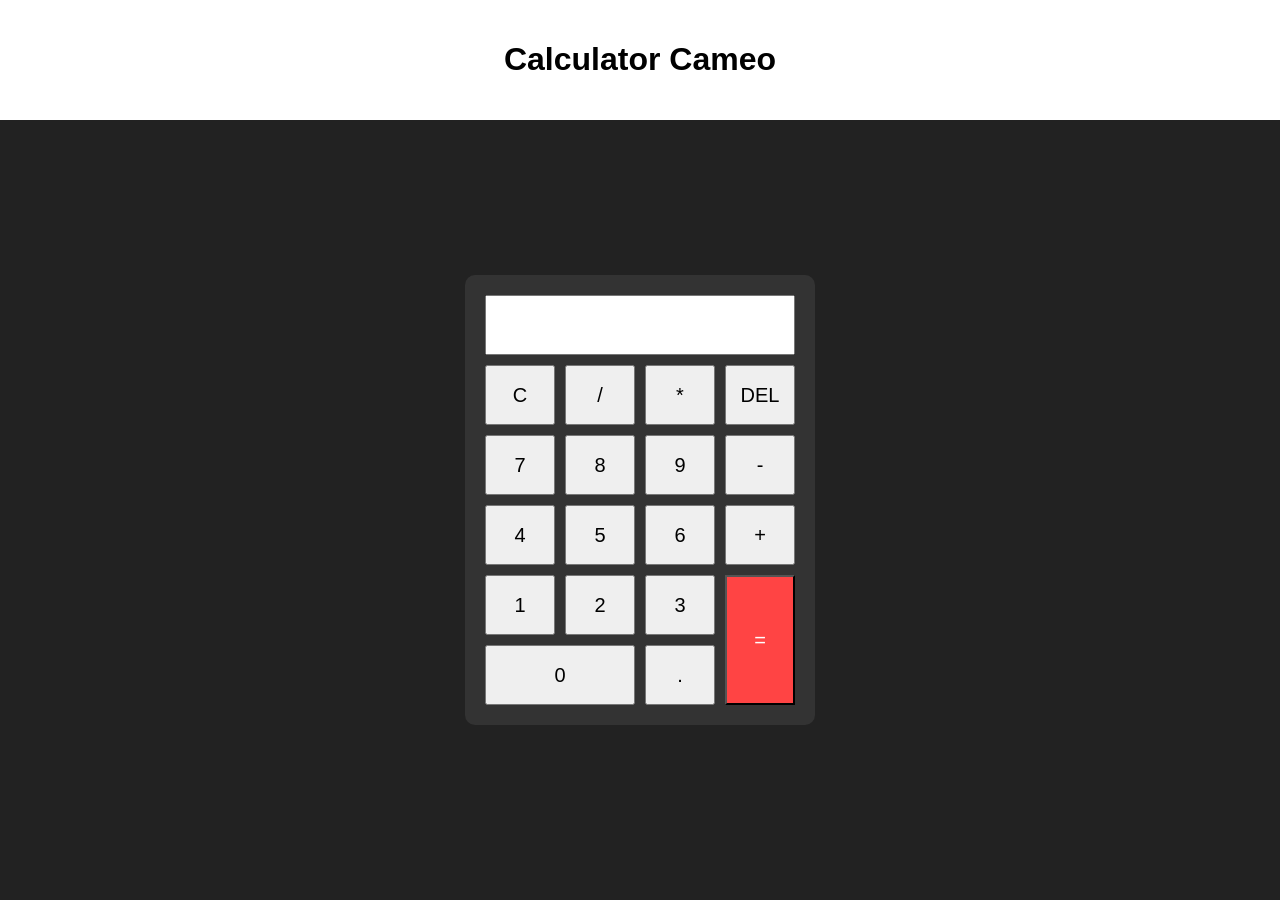
<file: day11/calculator application/index.html>
<!DOCTYPE html>
<html>
<head>
    <title>Calculator</title>
    <link rel="stylesheet" href="styles.css">
</head>
<body>
<div id="header">
    <h1>Calculator Cameo</h1>
</div>

<div class="calculator">

    <input type="text" id="display" readonly>

    <div class="buttons">

        <button onclick="clearDisplay()">C</button>
        <button onclick="appendValue('/')">/</button>
        <button onclick="appendValue('*')">*</button>
        <button onclick="deleteLast()">DEL</button>

        <button onclick="appendValue('7')">7</button>
        <button onclick="appendValue('8')">8</button>
        <button onclick="appendValue('9')">9</button>
        <button onclick="appendValue('-')">-</button>

        <button onclick="appendValue('4')">4</button>
        <button onclick="appendValue('5')">5</button>
        <button onclick="appendValue('6')">6</button>
        <button onclick="appendValue('+')">+</button>

        <button onclick="appendValue('1')">1</button>
        <button onclick="appendValue('2')">2</button>
        <button onclick="appendValue('3')">3</button>
        <button id="equals" onclick="calculate()">=</button>

        <button onclick="appendValue('0')" class="zero">0</button>
        <button onclick="appendValue('.')">.</button>

    </div>

</div>

<script src="script.js"></script>

</body>
</html>
</file>
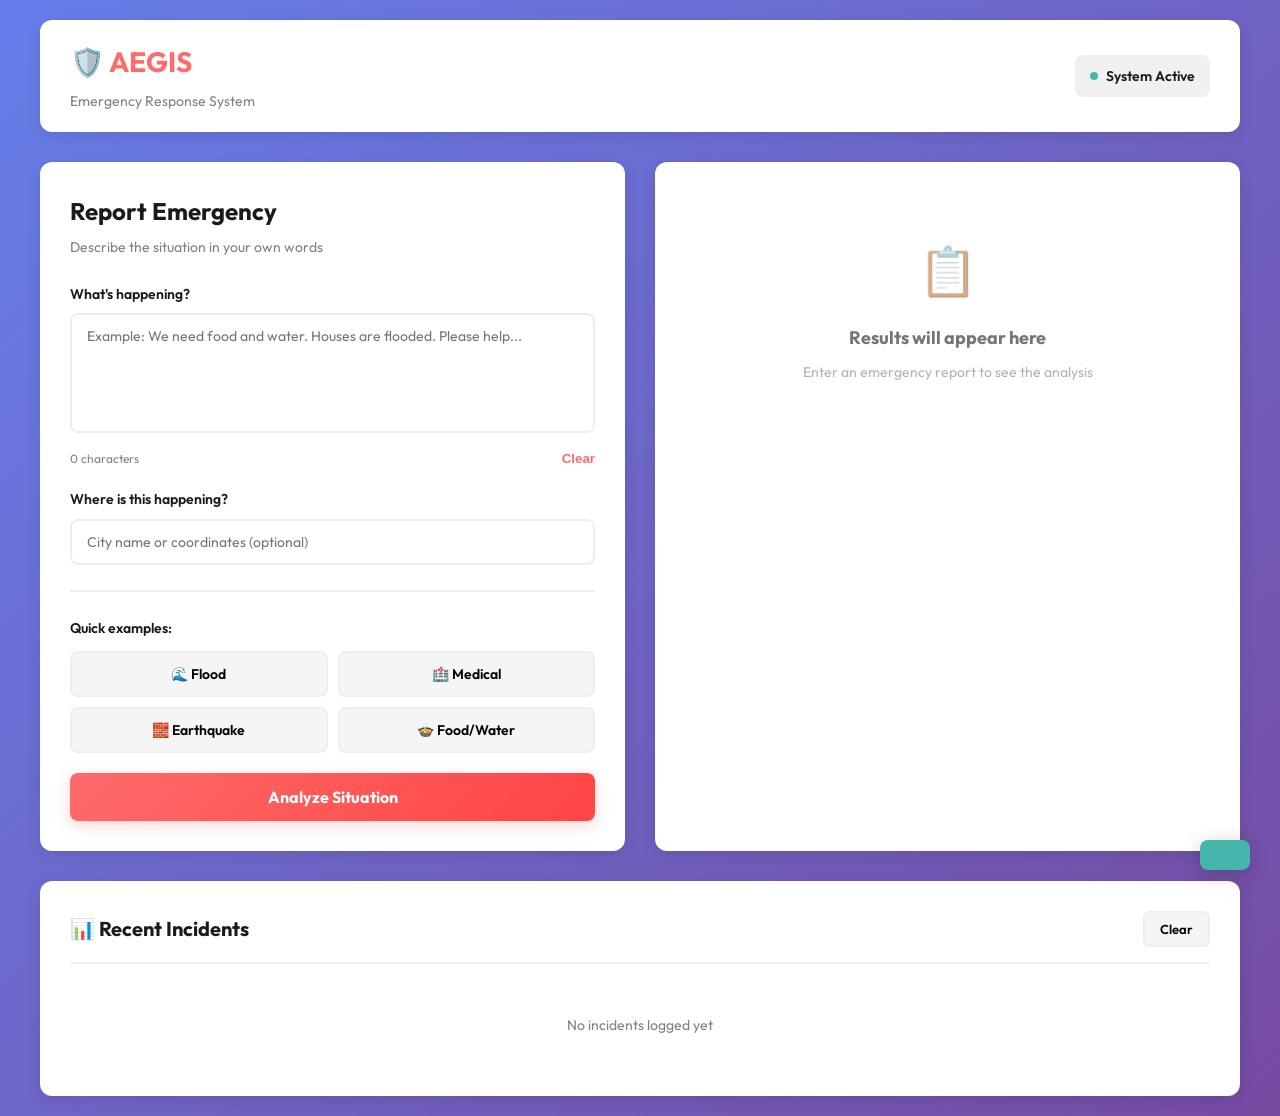
<file: day7/Disaster management system/client/index.html>
<!DOCTYPE html>
<html lang="en">
<head>
    <meta charset="UTF-8">
    <meta name="viewport" content="width=device-width, initial-scale=1.0">
    <title>AEGIS - Emergency Response System</title>
    <link rel="preconnect" href="https://fonts.googleapis.com">
    <link rel="preconnect" href="https://fonts.gstatic.com" crossorigin>
    <link href="https://fonts.googleapis.com/css2?family=Outfit:wght@300;400;500;600;700;800&display=swap" rel="stylesheet">
    <link rel="stylesheet" href="styles.css">
</head>
<body>
    <div class="app-wrapper">
        <!-- Header -->
        <header class="app-header">
            <div class="header-content">
                <div class="logo">
                    <h1>🛡️ AEGIS</h1>
                    <p>Emergency Response System</p>
                </div>
                <div class="status-bar">
                    <span class="status-dot"></span>
                    <span>System Active</span>
                </div>
            </div>
        </header>

        <!-- Main Container -->
        <div class="main-container">
            <!-- Input Section -->
            <section class="input-section">
                <div class="section-title">
                    <h2>Report Emergency</h2>
                    <p>Describe the situation in your own words</p>
                </div>

                <form id="analyzer-form" class="input-form">
                    <!-- Message Input -->
                    <div class="form-field">
                        <label for="message-input">What's happening?</label>
                        <textarea id="message-input" placeholder="Example: We need food and water. Houses are flooded. Please help..." required></textarea>
                        <div class="char-info">
                            <span class="char-count">0 characters</span>
                            <button type="button" class="clear-btn" id="clear-message">Clear</button>
                        </div>
                    </div>

                    <!-- Location Input -->
                    <div class="form-field">
                        <label for="location-input">Where is this happening?</label>
                        <input type="text" id="location-input" placeholder="City name or coordinates (optional)">
                    </div>

                    <!-- Quick Templates -->
                    <div class="templates-section">
                        <p class="templates-label">Quick examples:</p>
                        <div class="template-buttons">
                            <button type="button" class="template-btn" data-msg="Help, we are trapped on our roof due to rising flood waters. There are children with us and we need rescue immediately!" data-loc="Flood Zone">🌊 Flood</button>
                            <button type="button" class="template-btn" data-msg="We need urgent medical assistance. We have run out of bandages and pain medicine." data-loc="Local Clinic">🏥 Medical</button>
                            <button type="button" class="template-btn" data-msg="Earthquake collapsed buildings. We are searching for survivors. Send rescue teams." data-loc="Market Area">🧱 Earthquake</button>
                            <button type="button" class="template-btn" data-msg="No drinking water or food left for the children. People are getting sick." data-loc="Camp">🍲 Food/Water</button>
                        </div>
                    </div>

                    <!-- Submit Button -->
                    <button type="submit" class="submit-btn" id="submit-btn">
                        <span class="btn-text">Analyze Situation</span>
                        <span class="spinner"></span>
                    </button>
                </form>
            </section>

            <!-- Results Section -->
            <section class="results-section">
                <!-- Empty State -->
                <div class="empty-state" id="empty-state">
                    <div class="empty-icon">📋</div>
                    <h3>Results will appear here</h3>
                    <p>Enter an emergency report to see the analysis</p>
                </div>

                <!-- Results Panel -->
                <div class="results-panel hidden" id="results-panel">
                    <!-- Priority Alert -->
                    <div class="priority-alert" id="priority-alert">
                        <div class="priority-header">
                            <span class="priority-label">PRIORITY LEVEL</span>
                            <span class="priority-value" id="priority-value">MEDIUM</span>
                        </div>
                        <p id="priority-message">This situation requires immediate attention</p>
                    </div>

                    <!-- Location Info -->
                    <div class="info-box">
                        <span class="info-label">📍 Location:</span>
                        <span class="info-value" id="result-location">Unknown</span>
                    </div>

                    <!-- Detected Needs -->
                    <div class="needs-box">
                        <h4>🎯 Detected Needs</h4>
                        <div class="needs-grid" id="categories-grid"></div>
                    </div>

                    <!-- Action Plan -->
                    <div class="actions-box">
                        <h4>✅ Action Plan</h4>
                        <ul class="suggestions-list" id="suggestions-list"></ul>
                    </div>

                    <!-- Dispatch Button -->
                    <button class="dispatch-btn" id="confirm-dispatch-btn">
                        🚀 Send Dispatch Alert
                    </button>
                </div>
            </section>
        </div>

        <!-- Activity Log Section -->
        <section class="activity-section">
            <div class="activity-header">
                <h3>📊 Recent Incidents</h3>
                <button class="clear-logs-btn" id="clear-logs">Clear</button>
            </div>
            <div class="activity-list" id="activity-list">
                <p class="no-activity">No incidents logged yet</p>
            </div>
        </section>
    </div>

    <!-- Toast Notification -->
    <div class="toast" id="toast">
        <span id="toast-message"></span>
    </div>

    <script src="script.js"></script>
</body>
</html>
</file>
<file: day11/calculator application/styles.css>
body {
    margin: 0;
    display: flex;
    justify-content: center;
    align-items: center;
    height: 100vh;
    background: #222;
    font-family: Arial, sans-serif;
}

#header{
    color: black;
    background-color: white;
    position: fixed;
    top: 0;
    left: 0;
    right: 0;
    padding: 20px;
    text-align: center;
}

.calculator {
    background: #333;
    padding: 20px;
    border-radius: 10px;
    margin-top: 100px;
}

#display {
    width: 100%;
    height: 60px;
    font-size: 24px;
    text-align: right;
    margin-bottom: 10px;
    box-sizing: border-box;
}

.buttons {
    display: grid;
    grid-template-columns: repeat(4, 70px);
    gap: 10px;
}

button {
    height: 60px;
    font-size: 20px;
    cursor: pointer;
}

#equals{
    background-color: rgb(255, 68, 68);
    color: white;
    grid-row: span 2;
    height: 100%;
}

.zero {
    grid-column: span 2;
}
</file>
<file: day7/Disaster management system/client/styles.css>
﻿/* AEGIS Emergency Response System - Simplified & Interactive */

:root {
    --primary: #ff6b6b;
    --secondary: #4ecdc4;
    --success: #45b7aa;
    --warning: #ffa502;
    --danger: #ff4444;
    --dark: #1a1a1a;
    --light: #f7f7f7;
    --gray: #808080;
    --bg: #ffffff;
    --border: #eeeeee;
    --transition: 0.3s ease;
}

* {
    margin: 0;
    padding: 0;
    box-sizing: border-box;
}

body {
    font-family: 'Outfit', sans-serif;
    background: linear-gradient(135deg, #667eea 0%, #764ba2 100%);
    color: var(--dark);
    line-height: 1.6;
    min-height: 100vh;
    padding: 20px;
}

.app-wrapper {
    max-width: 1200px;
    margin: 0 auto;
}

/* ==================== HEADER ==================== */
.app-header {
    background: white;
    padding: 20px 30px;
    border-radius: 12px;
    margin-bottom: 30px;
    box-shadow: 0 4px 15px rgba(0, 0, 0, 0.1);
    display: flex;
    justify-content: space-between;
    align-items: center;
    animation: slideDown 0.4s ease;
}

@keyframes slideDown {
    from {
        opacity: 0;
        transform: translateY(-20px);
    }
    to {
        opacity: 1;
        transform: translateY(0);
    }
}

.header-content {
    display: flex;
    justify-content: space-between;
    align-items: center;
    width: 100%;
}

.logo h1 {
    font-size: 28px;
    color: var(--primary);
    margin-bottom: 5px;
}

.logo p {
    color: var(--gray);
    font-size: 14px;
}

.status-bar {
    display: flex;
    align-items: center;
    gap: 8px;
    background: #f0f0f0;
    padding: 10px 15px;
    border-radius: 8px;
    font-size: 14px;
    font-weight: 600;
}

.status-dot {
    width: 8px;
    height: 8px;
    background: var(--success);
    border-radius: 50%;
    animation: pulse 2s infinite;
}

@keyframes pulse {
    0%, 100% {
        box-shadow: 0 0 0 0 rgba(69, 183, 170, 0.7);
    }
    70% {
        box-shadow: 0 0 0 6px rgba(69, 183, 170, 0);
    }
}

/* ==================== MAIN CONTAINER ==================== */
.main-container {
    display: grid;
    grid-template-columns: 1fr 1fr;
    gap: 30px;
    margin-bottom: 30px;
}

.input-section,
.results-section {
    background: white;
    padding: 30px;
    border-radius: 12px;
    box-shadow: 0 4px 15px rgba(0, 0, 0, 0.1);
    animation: fadeIn 0.5s ease;
}

@keyframes fadeIn {
    from {
        opacity: 0;
        transform: translateY(10px);
    }
    to {
        opacity: 1;
        transform: translateY(0);
    }
}

.section-title h2 {
    font-size: 24px;
    margin-bottom: 5px;
    color: var(--dark);
}

.section-title p {
    color: var(--gray);
    font-size: 14px;
}

/* ==================== FORM STYLES ==================== */
.input-form {
    margin-top: 25px;
}

.form-field {
    margin-bottom: 20px;
}

.form-field label {
    display: block;
    font-weight: 600;
    margin-bottom: 8px;
    color: var(--dark);
    font-size: 14px;
}

.form-field textarea,
.form-field input {
    width: 100%;
    padding: 12px 15px;
    border: 2px solid var(--border);
    border-radius: 8px;
    font-family: 'Outfit', sans-serif;
    font-size: 14px;
    transition: var(--transition);
    resize: none;
}

.form-field textarea:hover,
.form-field input:hover {
    border-color: var(--secondary);
    box-shadow: 0 0 10px rgba(78, 205, 196, 0.1);
}

.form-field textarea:focus,
.form-field input:focus {
    outline: none;
    border-color: var(--primary);
    box-shadow: 0 0 15px rgba(255, 107, 107, 0.2);
}

.form-field textarea {
    height: 120px;
}

.char-info {
    display: flex;
    justify-content: space-between;
    align-items: center;
    margin-top: 8px;
    font-size: 12px;
    color: var(--gray);
}

.clear-btn {
    background: none;
    border: none;
    color: var(--primary);
    cursor: pointer;
    font-weight: 600;
    padding: 0;
    transition: var(--transition);
}

.clear-btn:hover {
    color: var(--danger);
}

/* ==================== TEMPLATES ==================== */
.templates-section {
    margin-top: 25px;
    padding-top: 25px;
    border-top: 2px solid var(--border);
}

.templates-label {
    font-weight: 600;
    font-size: 14px;
    margin-bottom: 12px;
    color: var(--dark);
}

.template-buttons {
    display: grid;
    grid-template-columns: 1fr 1fr;
    gap: 10px;
}

.template-btn {
    background: #f5f5f5;
    border: 2px solid var(--border);
    padding: 12px 15px;
    border-radius: 8px;
    cursor: pointer;
    font-weight: 600;
    font-size: 14px;
    transition: var(--transition);
    font-family: 'Outfit', sans-serif;
}

.template-btn:hover {
    background: var(--light);
    border-color: var(--secondary);
    transform: translateY(-2px);
    box-shadow: 0 4px 10px rgba(78, 205, 196, 0.2);
}

.template-btn:active {
    transform: translateY(0);
}

/* ==================== SUBMIT BUTTON ==================== */
.submit-btn {
    width: 100%;
    padding: 14px 20px;
    background: linear-gradient(135deg, var(--primary), var(--danger));
    color: white;
    border: none;
    border-radius: 8px;
    font-weight: 700;
    font-size: 16px;
    cursor: pointer;
    margin-top: 20px;
    transition: var(--transition);
    display: flex;
    justify-content: center;
    align-items: center;
    gap: 10px;
    box-shadow: 0 4px 15px rgba(255, 107, 107, 0.3);
    font-family: 'Outfit', sans-serif;
    position: relative;
    overflow: hidden;
}

.submit-btn:hover {
    transform: translateY(-2px);
    box-shadow: 0 6px 20px rgba(255, 107, 107, 0.4);
}

.submit-btn:active {
    transform: translateY(0);
}

.submit-btn:disabled {
    opacity: 0.7;
    cursor: not-allowed;
}

.spinner {
    width: 16px;
    height: 16px;
    border: 2px solid rgba(255, 255, 255, 0.3);
    border-top-color: white;
    border-radius: 50%;
    animation: spin 0.8s linear infinite;
    display: none;
}

.spinner.show {
    display: block;
}

@keyframes spin {
    to {
        transform: rotate(360deg);
    }
}

/* ==================== EMPTY STATE ==================== */
.empty-state {
    text-align: center;
    padding: 40px 20px;
    opacity: 0.6;
}

.empty-icon {
    font-size: 48px;
    margin-bottom: 15px;
}

.empty-state h3 {
    font-size: 18px;
    margin-bottom: 8px;
}

.empty-state p {
    color: var(--gray);
    font-size: 14px;
}

/* ==================== RESULTS ==================== */
.results-panel {
    animation: slideUp 0.4s ease;
}

@keyframes slideUp {
    from {
        opacity: 0;
        transform: translateY(20px);
    }
    to {
        opacity: 1;
        transform: translateY(0);
    }
}

.hidden {
    display: none !important;
}

.priority-alert {
    background: linear-gradient(135deg, #ff6b6b, #ff4444);
    color: white;
    padding: 20px;
    border-radius: 8px;
    margin-bottom: 20px;
    animation: slideDown 0.5s ease;
}

.priority-header {
    display: flex;
    justify-content: space-between;
    align-items: center;
    margin-bottom: 10px;
}

.priority-label {
    font-size: 12px;
    font-weight: 700;
    letter-spacing: 1px;
    opacity: 0.9;
}

.priority-value {
    font-size: 20px;
    font-weight: 700;
    background: rgba(255, 255, 255, 0.2);
    padding: 5px 12px;
    border-radius: 20px;
}

.priority-alert p {
    font-size: 14px;
    opacity: 0.95;
}

.priority-alert.medium {
    background: linear-gradient(135deg, #ffa502, #ff8c00);
}

.priority-alert.low {
    background: linear-gradient(135deg, #45b7aa, #2d9a8f);
}

/* ==================== INFO BOXES ==================== */
.info-box,
.needs-box,
.actions-box {
    background: #f9f9f9;
    padding: 15px;
    border-radius: 8px;
    margin-bottom: 15px;
    border-left: 4px solid var(--secondary);
}

.info-label {
    font-weight: 600;
    color: var(--dark);
    display: block;
    margin-bottom: 5px;
}

.info-value {
    color: var(--primary);
    font-weight: 700;
    font-size: 16px;
}

.needs-box h4,
.actions-box h4 {
    margin-bottom: 12px;
    font-size: 16px;
    color: var(--dark);
}

.needs-grid {
    display: flex;
    flex-wrap: wrap;
    gap: 8px;
}

.needs-grid > span {
    background: var(--secondary);
    color: white;
    padding: 6px 12px;
    border-radius: 20px;
    font-size: 13px;
    font-weight: 600;
}

.suggestions-list {
    list-style: none;
}

.suggestions-list li {
    padding: 8px 0;
    padding-left: 25px;
    position: relative;
    font-size: 14px;
    color: var(--dark);
}

.suggestions-list li:before {
    content: "✓";
    position: absolute;
    left: 0;
    color: var(--success);
    font-weight: 700;
}

/* ==================== DISPATCH BUTTON ==================== */
.dispatch-btn {
    width: 100%;
    padding: 14px 20px;
    background: linear-gradient(135deg, var(--success), var(--secondary));
    color: white;
    border: none;
    border-radius: 8px;
    font-weight: 700;
    font-size: 16px;
    cursor: pointer;
    margin-top: 20px;
    transition: var(--transition);
    box-shadow: 0 4px 15px rgba(69, 183, 170, 0.3);
    font-family: 'Outfit', sans-serif;
}

.dispatch-btn:hover {
    transform: translateY(-2px);
    box-shadow: 0 6px 20px rgba(69, 183, 170, 0.4);
}

.dispatch-btn:active {
    transform: translateY(0);
}

/* ==================== ACTIVITY SECTION ==================== */
.activity-section {
    background: white;
    padding: 30px;
    border-radius: 12px;
    box-shadow: 0 4px 15px rgba(0, 0, 0, 0.1);
    animation: fadeIn 0.6s ease;
}

.activity-header {
    display: flex;
    justify-content: space-between;
    align-items: center;
    margin-bottom: 20px;
    padding-bottom: 15px;
    border-bottom: 2px solid var(--border);
}

.activity-header h3 {
    font-size: 20px;
    color: var(--dark);
}

.clear-logs-btn {
    background: #f5f5f5;
    border: 2px solid var(--border);
    padding: 8px 15px;
    border-radius: 6px;
    cursor: pointer;
    font-weight: 600;
    font-size: 13px;
    transition: var(--transition);
    font-family: 'Outfit', sans-serif;
}

.clear-logs-btn:hover {
    background: var(--danger);
    color: white;
    border-color: var(--danger);
}

.activity-list {
    max-height: 400px;
    overflow-y: auto;
}

.activity-item {
    padding: 15px;
    background: #f9f9f9;
    border-radius: 8px;
    margin-bottom: 12px;
    border-left: 4px solid var(--secondary);
    transition: var(--transition);
    animation: slideIn 0.3s ease;
}

@keyframes slideIn {
    from {
        opacity: 0;
        transform: translateX(-20px);
    }
    to {
        opacity: 1;
        transform: translateX(0);
    }
}

.activity-item:hover {
    background: #f0f0f0;
    transform: translateX(5px);
}

.activity-time {
    font-size: 12px;
    color: var(--gray);
    margin-bottom: 5px;
}

.activity-location {
    font-weight: 600;
    color: var(--dark);
    margin-bottom: 5px;
}

.activity-message {
    font-size: 14px;
    color: var(--dark);
    margin-bottom: 8px;
}

.activity-priority {
    display: inline-block;
    font-size: 12px;
    font-weight: 700;
    padding: 4px 10px;
    border-radius: 6px;
    background: var(--warning);
    color: white;
}

.activity-priority.high {
    background: var(--danger);
}

.activity-priority.low {
    background: var(--success);
}

.no-activity {
    text-align: center;
    padding: 30px;
    color: var(--gray);
    font-size: 14px;
}

/* ==================== TOAST NOTIFICATION ==================== */
.toast {
    position: fixed;
    bottom: 30px;
    right: 30px;
    background: var(--success);
    color: white;
    padding: 15px 25px;
    border-radius: 8px;
    box-shadow: 0 4px 20px rgba(0, 0, 0, 0.2);
    animation: slideInUp 0.4s ease;
    max-width: 300px;
    z-index: 1000;
}

@keyframes slideInUp {
    from {
        opacity: 0;
        transform: translateY(30px);
    }
    to {
        opacity: 1;
        transform: translateY(0);
    }
}

.toast.hidden {
    display: none;
}

/* ==================== RESPONSIVE DESIGN ==================== */
@media (max-width: 768px) {
    .main-container {
        grid-template-columns: 1fr;
    }

    .app-header {
        flex-direction: column;
        gap: 15px;
        text-align: center;
    }

    .header-content {
        flex-direction: column;
        gap: 15px;
    }

    .template-buttons {
        grid-template-columns: 1fr;
    }

    .activity-list {
        max-height: 500px;
    }

    body {
        padding: 10px;
    }

    .input-section,
    .results-section,
    .activity-section {
        padding: 20px;
    }
}
</file>
